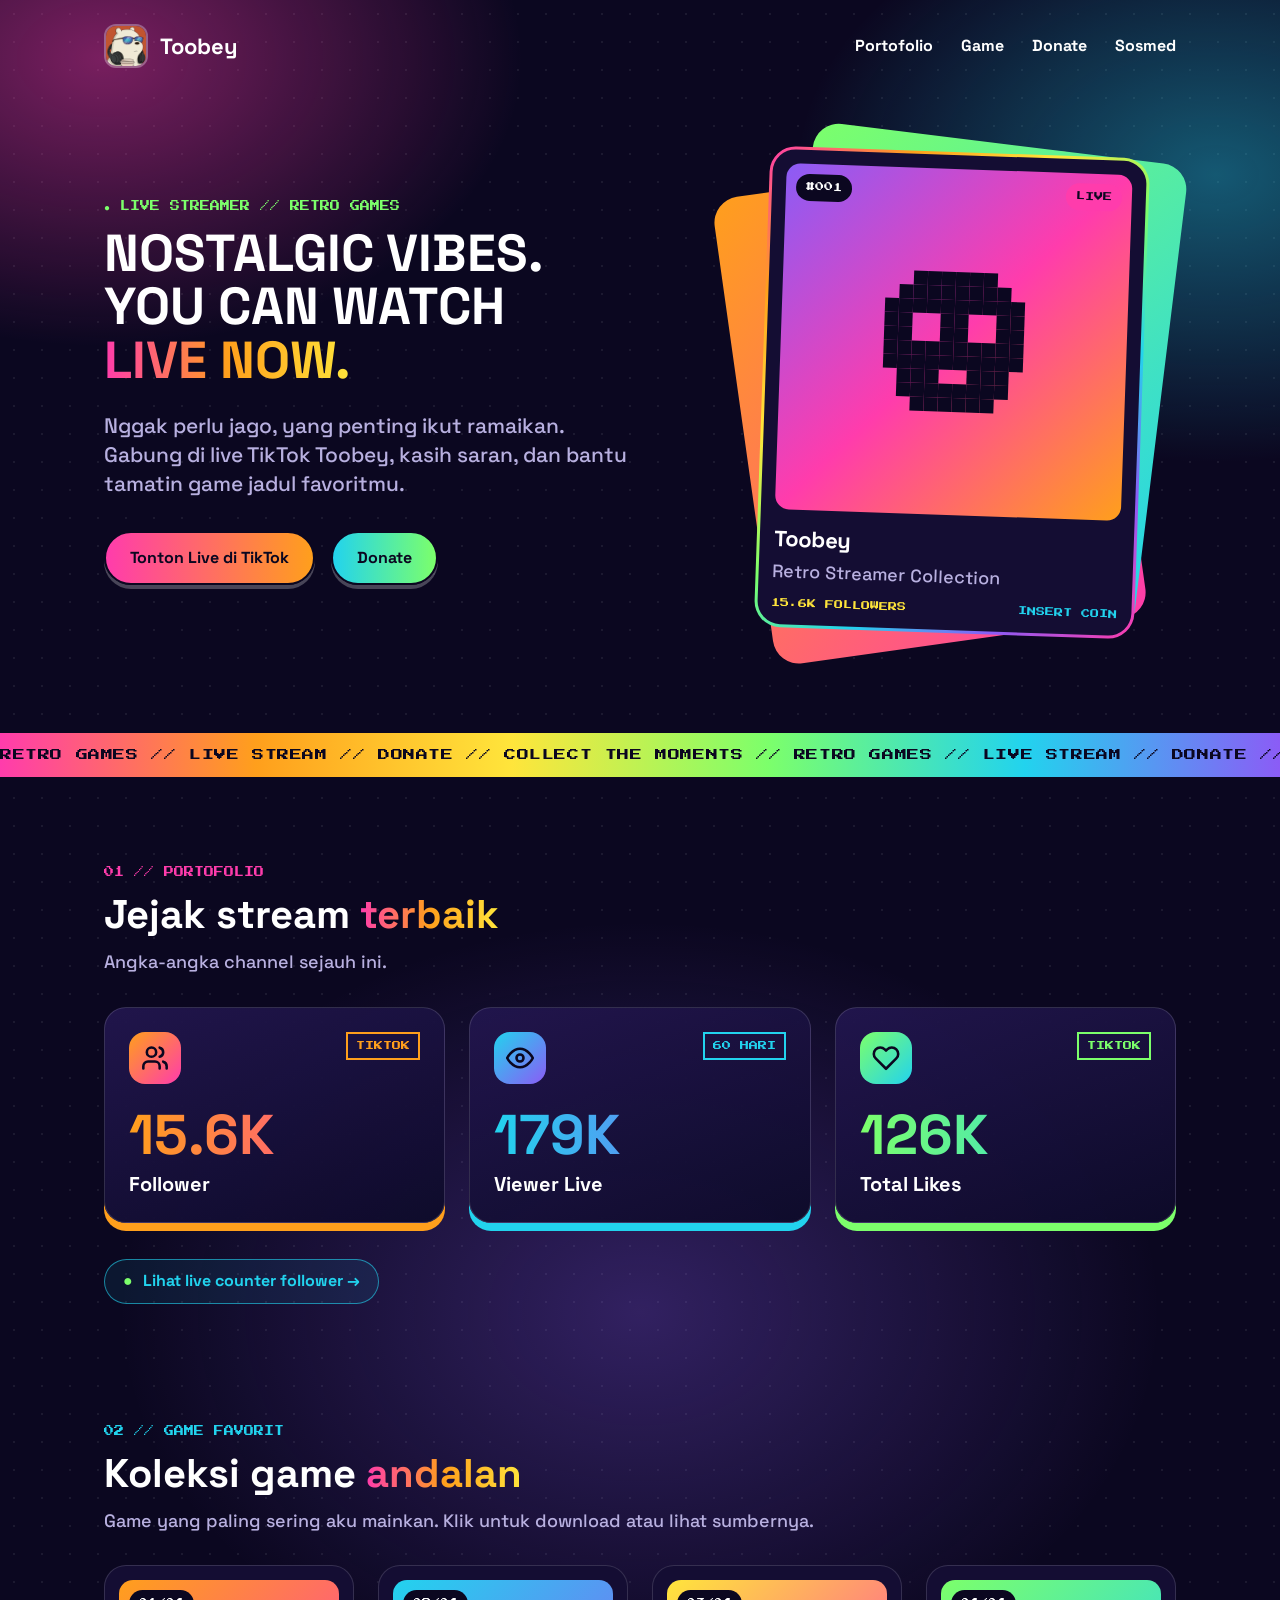
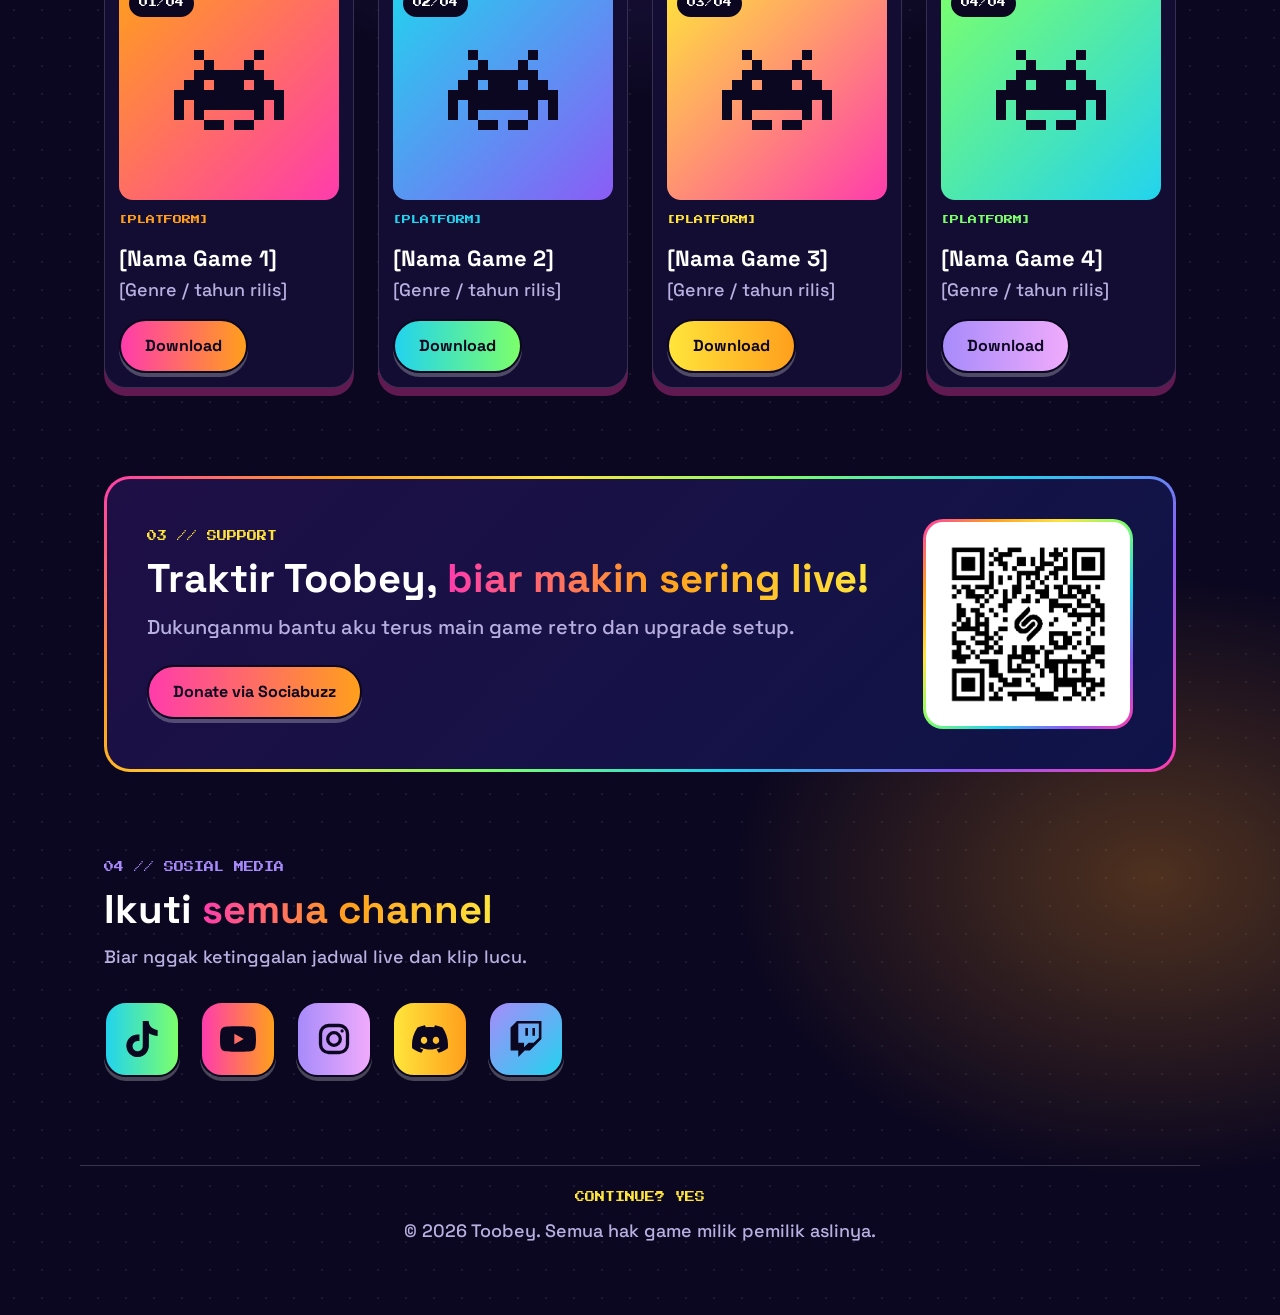
<file: index.html>
<!doctype html>
<html lang="id">
<head>
<meta charset="utf-8">
<meta name="viewport" content="width=device-width, initial-scale=1">
<title>Toobey | Retro Game Streamer</title>
<meta name="description" content="Live streamer game retro. Portofolio, game favorit, donate, dan semua link sosial media.">
<meta name="theme-color" content="#0B0720">
<link rel="icon" type="image/png" href="icon.png">

<link rel="preconnect" href="https://fonts.googleapis.com">
<link href="https://fonts.googleapis.com/css2?family=Press+Start+2P&amp;family=Space+Grotesk:wght@500;700&amp;display=swap" rel="stylesheet">
<style>
body{margin:0}
a{text-decoration:none}
.px{font-family:'Press Start 2P',monospace}
.rb{padding:3px;border-radius:26px;background:linear-gradient(135deg,#FF3CAC,#FF9F1C,#FFE53B,#7CFF6B,#22D3EE,#8B5CF6,#FF3CAC);box-sizing:border-box}
.rbi{background:#140D33;border-radius:23px;box-sizing:border-box}
.nft{background:#140D33;border:1px solid rgba(255,255,255,.14);border-radius:22px;padding:14px;box-sizing:border-box;box-shadow:0 8px 0 rgba(255,60,172,.35)}
.nft:hover{transform:translateY(-6px);box-shadow:0 14px 0 rgba(34,211,238,.45)}
.art{position:relative;border-radius:14px;aspect-ratio:1/1;overflow:hidden;display:flex;align-items:center;justify-content:center;margin-bottom:14px}
.badge{position:absolute;top:10px;left:10px;background:#0B0720;color:#fff;font-family:'Press Start 2P',monospace;font-size:9px;line-height:1.4;padding:7px 10px;border-radius:999px}
.g1{background:linear-gradient(135deg,#FF3CAC,#784BA0,#2B86C5)}
.g2{background:linear-gradient(135deg,#FF9F1C,#FF3CAC)}
.g3{background:linear-gradient(135deg,#22D3EE,#8B5CF6)}
.g4{background:linear-gradient(135deg,#7CFF6B,#22D3EE)}
.g5{background:linear-gradient(135deg,#FFE53B,#FF3CAC)}
.g6{background:linear-gradient(135deg,#8B5CF6,#FF3CAC,#FF9F1C)}
.btn{display:inline-block;padding:14px 24px;border-radius:999px;font-family:'Space Grotesk',sans-serif;font-weight:700;font-size:16px;color:#0B0720;min-height:44px;box-sizing:border-box;text-align:center;border:2px solid #0B0720;box-shadow:0 4px 0 rgba(255,255,255,.25)}
.btn:hover{transform:translateY(-2px);filter:brightness(1.1)}
.b1{background:linear-gradient(90deg,#FF3CAC,#FF9F1C)}
.b2{background:linear-gradient(90deg,#22D3EE,#7CFF6B)}
.b3{background:linear-gradient(90deg,#A78BFA,#F0ABFC)}
.b4{background:linear-gradient(90deg,#FFE53B,#FF9F1C)}
.ico{width:76px;height:76px;padding:0;border-radius:22px;display:inline-flex;align-items:center;justify-content:center}
.b5{background:linear-gradient(135deg,#A78BFA,#22D3EE)}
.stat{position:relative;overflow:hidden;border-radius:22px;padding:24px;box-sizing:border-box;background:linear-gradient(160deg,rgba(34,22,78,.95),rgba(14,11,42,.95));border:1px solid rgba(255,255,255,.14);box-shadow:0 8px 0 var(--c1)}
.stat:hover{transform:translateY(-4px)}
.sico{width:52px;height:52px;border-radius:16px;display:flex;align-items:center;justify-content:center;color:#0B0720;background:linear-gradient(135deg,var(--c1),var(--c2))}
.snum{font-size:56px;font-weight:700;line-height:1.05;margin-bottom:6px;background:linear-gradient(90deg,var(--c1),var(--c2));-webkit-background-clip:text;background-clip:text;color:transparent}
.slab{font-size:20px;font-weight:700;color:#fff}
.sbar{position:absolute;left:0;right:0;bottom:0;height:6px;background:linear-gradient(90deg,var(--c1),var(--c2))}
.cpill{display:inline-flex;align-items:center;gap:10px;min-height:44px;box-sizing:border-box;padding:10px 18px;border-radius:999px;border:1px solid rgba(34,211,238,.6);color:#22D3EE;font-weight:700;font-size:16px;background:rgba(34,211,238,.08)}
.cpill:hover{background:rgba(34,211,238,.18)}
.grid{display:grid;gap:24px;grid-template-columns:repeat(auto-fit,minmax(240px,1fr))}
.nav a{color:#fff}.nav a:hover{color:#FFE53B}
.sec{max-width:1120px;margin:0 auto;padding:88px 24px 0;box-sizing:border-box}
.kick{font-family:'Press Start 2P',monospace;font-size:10px;margin-bottom:14px}
.h2{font-family:'Space Grotesk',sans-serif;font-weight:700;font-size:40px;line-height:1.1;margin:0 0 12px;color:#fff}
.gt{background:linear-gradient(90deg,#FF3CAC,#FF9F1C,#FFE53B);-webkit-background-clip:text;background-clip:text;color:transparent}
.mut{color:#B8B0E0}
.nm{font-weight:700;font-size:22px;color:#fff;margin-bottom:4px}
.ft{display:flex;justify-content:space-between;align-items:center;gap:8px;margin-bottom:16px}
.inv{width:10px;height:10px;box-shadow:20px 0px 0 currentColor,80px 0px 0 currentColor,30px 10px 0 currentColor,70px 10px 0 currentColor,20px 20px 0 currentColor,30px 20px 0 currentColor,40px 20px 0 currentColor,50px 20px 0 currentColor,60px 20px 0 currentColor,70px 20px 0 currentColor,80px 20px 0 currentColor,10px 30px 0 currentColor,20px 30px 0 currentColor,40px 30px 0 currentColor,50px 30px 0 currentColor,60px 30px 0 currentColor,80px 30px 0 currentColor,90px 30px 0 currentColor,0px 40px 0 currentColor,10px 40px 0 currentColor,20px 40px 0 currentColor,30px 40px 0 currentColor,40px 40px 0 currentColor,50px 40px 0 currentColor,60px 40px 0 currentColor,70px 40px 0 currentColor,80px 40px 0 currentColor,90px 40px 0 currentColor,100px 40px 0 currentColor,0px 50px 0 currentColor,20px 50px 0 currentColor,30px 50px 0 currentColor,40px 50px 0 currentColor,50px 50px 0 currentColor,60px 50px 0 currentColor,70px 50px 0 currentColor,80px 50px 0 currentColor,100px 50px 0 currentColor,0px 60px 0 currentColor,20px 60px 0 currentColor,80px 60px 0 currentColor,100px 60px 0 currentColor,30px 70px 0 currentColor,40px 70px 0 currentColor,60px 70px 0 currentColor,70px 70px 0 currentColor}
.face{width:14px;height:14px;box-shadow:42px 0px 0 currentColor,56px 0px 0 currentColor,70px 0px 0 currentColor,84px 0px 0 currentColor,98px 0px 0 currentColor,112px 0px 0 currentColor,28px 14px 0 currentColor,42px 14px 0 currentColor,56px 14px 0 currentColor,70px 14px 0 currentColor,84px 14px 0 currentColor,98px 14px 0 currentColor,112px 14px 0 currentColor,126px 14px 0 currentColor,14px 28px 0 currentColor,28px 28px 0 currentColor,42px 28px 0 currentColor,56px 28px 0 currentColor,70px 28px 0 currentColor,84px 28px 0 currentColor,98px 28px 0 currentColor,112px 28px 0 currentColor,126px 28px 0 currentColor,140px 28px 0 currentColor,14px 42px 0 currentColor,28px 42px 0 currentColor,70px 42px 0 currentColor,84px 42px 0 currentColor,126px 42px 0 currentColor,140px 42px 0 currentColor,14px 56px 0 currentColor,28px 56px 0 currentColor,70px 56px 0 currentColor,84px 56px 0 currentColor,126px 56px 0 currentColor,140px 56px 0 currentColor,14px 70px 0 currentColor,28px 70px 0 currentColor,42px 70px 0 currentColor,56px 70px 0 currentColor,70px 70px 0 currentColor,84px 70px 0 currentColor,98px 70px 0 currentColor,112px 70px 0 currentColor,126px 70px 0 currentColor,140px 70px 0 currentColor,14px 84px 0 currentColor,28px 84px 0 currentColor,42px 84px 0 currentColor,56px 84px 0 currentColor,70px 84px 0 currentColor,84px 84px 0 currentColor,98px 84px 0 currentColor,112px 84px 0 currentColor,126px 84px 0 currentColor,140px 84px 0 currentColor,28px 98px 0 currentColor,42px 98px 0 currentColor,56px 98px 0 currentColor,98px 98px 0 currentColor,112px 98px 0 currentColor,126px 98px 0 currentColor,28px 112px 0 currentColor,42px 112px 0 currentColor,56px 112px 0 currentColor,70px 112px 0 currentColor,84px 112px 0 currentColor,98px 112px 0 currentColor,112px 112px 0 currentColor,126px 112px 0 currentColor,42px 126px 0 currentColor,56px 126px 0 currentColor,70px 126px 0 currentColor,84px 126px 0 currentColor,98px 126px 0 currentColor,112px 126px 0 currentColor}
.mq{display:flex;width:max-content;white-space:nowrap;animation:mq 35s linear infinite}
@keyframes mq{to{transform:translateX(-50%)}}
@media (prefers-reduced-motion:reduce){.mq{animation:none}}
.blink{animation:bl 1s steps(2) infinite}
@keyframes bl{50%{opacity:.25}}
</style>
<style>html,body{margin:0}</style>
</head>
<body>

<div style="background-image:radial-gradient(700px 480px at 8% 2%,rgba(255,60,172,.45),transparent 60%),radial-gradient(700px 480px at 95% 6%,rgba(34,211,238,.4),transparent 60%),radial-gradient(800px 600px at 50% 45%,rgba(139,92,246,.3),transparent 65%),radial-gradient(700px 500px at 90% 85%,rgba(255,159,28,.28),transparent 60%),radial-gradient(rgba(255,255,255,.07) 1px,transparent 1px);background-size:auto,auto,auto,auto,28px 28px;background-color:#0B0720;color:#fff;font-family:'Space Grotesk',sans-serif;font-weight:500;font-size:18px;line-height:1.4;min-height:100%;padding-bottom:48px;overflow:hidden">

<div class="nav" style="max-width:1120px;margin:0 auto;padding:24px;display:flex;flex-wrap:wrap;gap:16px;align-items:center;justify-content:space-between;box-sizing:border-box">
<div style="display:flex;align-items:center;gap:12px"><img src="icon.png" alt="Logo Toobey" width="40" height="40" style="width:40px;height:40px;border-radius:12px;object-fit:cover;border:2px solid rgba(255,255,255,.3)"><div style="font-weight:700;font-size:22px">Toobey</div></div>
<div style="display:flex;flex-wrap:wrap;gap:28px;font-weight:700;font-size:16px"><a href="#portofolio">Portofolio</a><a href="#game">Game</a><a href="#donate">Donate</a><a href="#sosmed">Sosmed</a></div>
</div>

<div style="max-width:1120px;margin:0 auto;padding:40px 24px 0;display:flex;flex-wrap:wrap;gap:56px;align-items:center;box-sizing:border-box">
<div style="flex:1.3 1 400px">
<div class="kick" style="color:#7CFF6B"><span class="blink">&#9679;</span> LIVE STREAMER // RETRO GAMES</div>
<h1 style="margin:0 0 24px;font-size:clamp(32px,4.6vw,52px);font-weight:700;line-height:1.02">NOSTALGIC VIBES.<br>YOU CAN WATCH<br><span class="gt">LIVE NOW.</span></h1>
<p class="mut" style="margin:0 0 32px;font-size:21px;max-width:540px">Nggak perlu jago, yang penting ikut ramaikan. Gabung di live TikTok Toobey, kasih saran, dan bantu tamatin game jadul favoritmu.</p>
<div style="display:flex;flex-wrap:wrap;gap:16px"><a class="btn b1" href="https://www.tiktok.com/@its.toobey/live" data-tt-live>Tonton Live di TikTok</a><a class="btn b2" href="#donate">Donate</a></div>
</div>
<div style="flex:1 1 320px;display:flex;justify-content:center">
<div style="position:relative;width:100%;max-width:380px;padding:20px 0">
<div class="g2" style="position:absolute;inset:40px 24px 10px -20px;border-radius:26px;transform:rotate(-8deg)"></div>
<div class="g4" style="position:absolute;inset:10px -20px 40px 24px;border-radius:26px;transform:rotate(7deg)"></div>
<div class="rb" style="position:relative;transform:rotate(2deg)"><div class="rbi" style="padding:14px">
<div class="art g6" style="margin-bottom:14px"><div class="badge">#001</div><div class="badge" style="left:auto;right:10px;background:#FF3CAC;color:#0B0720">LIVE</div><div style="width:168px;height:140px;color:#0B0720"><div class="face"></div></div></div>
<div class="nm">Toobey</div>
<div class="mut" style="margin-bottom:14px">Retro Streamer Collection</div>
<div class="ft" style="margin:0"><span class="px" style="font-size:9px;color:#FFE53B"><span data-stat="followers">[ANGKA]</span> FOLLOWERS</span><span class="px blink" style="font-size:9px;color:#22D3EE">INSERT COIN</span></div>
</div></div>
</div>
</div>
</div>

<div style="margin-top:80px;background:linear-gradient(90deg,#FF3CAC,#FF9F1C,#FFE53B,#7CFF6B,#22D3EE,#8B5CF6);padding:14px 0;overflow:hidden;color:#0B0720;font-family:'Press Start 2P',monospace;font-size:12px;letter-spacing:.05em" aria-hidden="true"><div class="mq"><span>RETRO&nbsp;GAMES&nbsp;//&nbsp;LIVE&nbsp;STREAM&nbsp;//&nbsp;DONATE&nbsp;//&nbsp;COLLECT&nbsp;THE&nbsp;MOMENTS&nbsp;//&nbsp;RETRO&nbsp;GAMES&nbsp;//&nbsp;LIVE&nbsp;STREAM&nbsp;//&nbsp;DONATE&nbsp;//&nbsp;COLLECT&nbsp;THE&nbsp;MOMENTS&nbsp;//&nbsp;RETRO&nbsp;GAMES&nbsp;//&nbsp;LIVE&nbsp;STREAM&nbsp;//&nbsp;DONATE&nbsp;//&nbsp;COLLECT&nbsp;THE&nbsp;MOMENTS&nbsp;//&nbsp;</span><span>RETRO&nbsp;GAMES&nbsp;//&nbsp;LIVE&nbsp;STREAM&nbsp;//&nbsp;DONATE&nbsp;//&nbsp;COLLECT&nbsp;THE&nbsp;MOMENTS&nbsp;//&nbsp;RETRO&nbsp;GAMES&nbsp;//&nbsp;LIVE&nbsp;STREAM&nbsp;//&nbsp;DONATE&nbsp;//&nbsp;COLLECT&nbsp;THE&nbsp;MOMENTS&nbsp;//&nbsp;RETRO&nbsp;GAMES&nbsp;//&nbsp;LIVE&nbsp;STREAM&nbsp;//&nbsp;DONATE&nbsp;//&nbsp;COLLECT&nbsp;THE&nbsp;MOMENTS&nbsp;//&nbsp;</span></div></div>

<div id="portofolio" class="sec">
<div class="kick" style="color:#FF3CAC">01 // PORTOFOLIO</div>
<h2 class="h2">Jejak stream <span class="gt">terbaik</span></h2>
<p class="mut" style="margin:0 0 32px">Angka-angka channel sejauh ini.</p>
<div class="grid" style="margin-bottom:36px">
<div class="stat" style="--c1:#FF9F1C;--c2:#FF3CAC"><div style="display:flex;justify-content:space-between;align-items:flex-start;margin-bottom:22px"><div class="sico"><svg viewBox="0 0 24 24" width="28" height="28" fill="none" stroke="currentColor" stroke-width="2.2" stroke-linecap="round" stroke-linejoin="round" aria-hidden="true"><path d="M16 21v-2a4 4 0 0 0-4-4H6a4 4 0 0 0-4 4v2"/><circle cx="9" cy="7" r="4"/><path d="M22 21v-2a4 4 0 0 0-3-3.87"/><path d="M16 3.13a4 4 0 0 1 0 7.75"/></svg></div><span class="px" style="font-size:9px;color:#FF9F1C;border:2px solid #FF9F1C;padding:6px 8px;line-height:1.4">TIKTOK</span></div><div class="snum" data-stat="followers">[ANGKA]</div><div class="slab">Follower</div></div>
<div class="stat" style="--c1:#22D3EE;--c2:#8B5CF6"><div style="display:flex;justify-content:space-between;align-items:flex-start;margin-bottom:22px"><div class="sico"><svg viewBox="0 0 24 24" width="28" height="28" fill="none" stroke="currentColor" stroke-width="2.2" stroke-linecap="round" stroke-linejoin="round" aria-hidden="true"><path d="M1 12s4-8 11-8 11 8 11 8-4 8-11 8-11-8-11-8z"/><circle cx="12" cy="12" r="3"/></svg></div><span class="px" style="font-size:9px;color:#22D3EE;border:2px solid #22D3EE;padding:6px 8px;line-height:1.4">60 HARI</span></div><div class="snum" data-stat="viewers">[ANGKA]</div><div class="slab">Viewer Live</div></div>
<div class="stat" style="--c1:#7CFF6B;--c2:#22D3EE"><div style="display:flex;justify-content:space-between;align-items:flex-start;margin-bottom:22px"><div class="sico"><svg viewBox="0 0 24 24" width="28" height="28" fill="none" stroke="currentColor" stroke-width="2.2" stroke-linecap="round" stroke-linejoin="round" aria-hidden="true"><path d="M20.84 4.61a5.5 5.5 0 0 0-7.78 0L12 5.67l-1.06-1.06a5.5 5.5 0 0 0-7.78 7.78l1.06 1.06L12 21.23l7.78-7.78 1.06-1.06a5.5 5.5 0 0 0 0-7.78z"/></svg></div><span class="px" style="font-size:9px;color:#7CFF6B;border:2px solid #7CFF6B;padding:6px 8px;line-height:1.4">TIKTOK</span></div><div class="snum" data-stat="likes">[ANGKA]</div><div class="slab">Total Likes</div></div>
</div>
<div style="margin:0 0 32px"><a class="cpill" href="https://tokcounter.com/id?user=its.toobey" target="_blank" rel="noopener" data-tt-counter><span class="blink" style="color:#7CFF6B">&#9679;</span> Lihat live counter follower &rarr;</a></div>
<div class="grid" id="clips"></div>
</div>

<div id="game" class="sec">
<div class="kick" style="color:#22D3EE">02 // GAME FAVORIT</div>
<h2 class="h2">Koleksi game <span class="gt">andalan</span></h2>
<p class="mut" style="margin:0 0 32px">Game yang paling sering aku mainkan. Klik untuk download atau lihat sumbernya.</p>
<div class="grid" style="grid-template-columns:repeat(auto-fit,minmax(250px,1fr))">
<div class="nft"><div class="art g2"><div class="badge">01/04</div><div style="width:110px;height:80px;color:#0B0720"><div class="inv"></div></div></div><div class="ft"><span class="px" style="font-size:9px;color:#FF9F1C">[PLATFORM]</span></div><div class="nm">[Nama Game 1]</div><div class="mut" style="margin-bottom:16px">[Genre / tahun rilis]</div><a class="btn b1" href="#">Download</a></div>
<div class="nft"><div class="art g3"><div class="badge">02/04</div><div style="width:110px;height:80px;color:#0B0720"><div class="inv"></div></div></div><div class="ft"><span class="px" style="font-size:9px;color:#22D3EE">[PLATFORM]</span></div><div class="nm">[Nama Game 2]</div><div class="mut" style="margin-bottom:16px">[Genre / tahun rilis]</div><a class="btn b2" href="#">Download</a></div>
<div class="nft"><div class="art g5"><div class="badge">03/04</div><div style="width:110px;height:80px;color:#0B0720"><div class="inv"></div></div></div><div class="ft"><span class="px" style="font-size:9px;color:#FFE53B">[PLATFORM]</span></div><div class="nm">[Nama Game 3]</div><div class="mut" style="margin-bottom:16px">[Genre / tahun rilis]</div><a class="btn b4" href="#">Download</a></div>
<div class="nft"><div class="art g4"><div class="badge">04/04</div><div style="width:110px;height:80px;color:#0B0720"><div class="inv"></div></div></div><div class="ft"><span class="px" style="font-size:9px;color:#7CFF6B">[PLATFORM]</span></div><div class="nm">[Nama Game 4]</div><div class="mut" style="margin-bottom:16px">[Genre / tahun rilis]</div><a class="btn b3" href="#">Download</a></div>
</div>
</div>

<div id="donate" class="sec">
<div class="rb"><div class="rbi" style="display:flex;flex-wrap:wrap;gap:36px;align-items:center;padding:40px;background:linear-gradient(135deg,#1E0F45,#0F1448)">
<div style="flex:1 1 340px">
<div class="kick" style="color:#FFE53B">03 // SUPPORT</div>
<h2 class="h2">Traktir Toobey, <span class="gt">biar makin sering live!</span></h2>
<p class="mut" style="margin:0 0 24px;font-size:20px">Dukunganmu bantu aku terus main game retro dan upgrade setup.</p>
<div style="display:flex;flex-wrap:wrap;gap:16px"><a class="btn b1" href="https://sociabuzz.com/toobey/tribe" target="_blank" rel="noopener">Donate via Sociabuzz</a></div>
</div>
<div style="flex:0 1 210px;width:210px;margin:0 auto"><div class="rb" style="border-radius:20px"><div style="aspect-ratio:1/1;background:#fff;border-radius:17px;display:flex;align-items:center;justify-content:center" class="px"><img src="qr.png" alt="QR donate Toobey via Sociabuzz" style="width:100%;height:100%;object-fit:contain;border-radius:17px;padding:10px;box-sizing:border-box"></div></div></div>
</div></div>
</div>

<div id="sosmed" class="sec">
<div class="kick" style="color:#A78BFA">04 // SOSIAL MEDIA</div>
<h2 class="h2">Ikuti <span class="gt">semua channel</span></h2>
<p class="mut" style="margin:0 0 32px">Biar nggak ketinggalan jadwal live dan klip lucu.</p>
<div style="display:flex;flex-wrap:wrap;gap:20px">
<a class="btn ico b2" href="https://www.tiktok.com/@its.toobey" data-tt target="_blank" rel="noopener" aria-label="TikTok" title="TikTok"><svg viewBox="0 0 24 24" width="36" height="36" fill="currentColor" aria-hidden="true"><path d="M12.525.02c1.31-.02 2.61-.01 3.91-.02.08 1.53.63 3.09 1.75 4.17 1.12 1.11 2.7 1.62 4.24 1.79v4.03c-1.44-.05-2.89-.35-4.2-.97-.57-.26-1.1-.59-1.62-.93-.01 2.92.01 5.84-.02 8.75-.08 1.4-.54 2.79-1.35 3.94-1.31 1.92-3.58 3.17-5.91 3.21-1.43.08-2.86-.31-4.08-1.03-2.02-1.19-3.44-3.37-3.65-5.71-.02-.5-.03-1-.01-1.49.18-1.9 1.12-3.72 2.58-4.96 1.66-1.44 3.98-2.13 6.15-1.72.02 1.48-.04 2.96-.04 4.44-.99-.32-2.15-.23-3.02.37-.63.41-1.11 1.04-1.36 1.75-.21.51-.15 1.07-.14 1.61.24 1.64 1.82 3.02 3.5 2.87 1.12-.01 2.19-.66 2.77-1.61.19-.33.4-.67.41-1.06.1-1.79.06-3.57.07-5.36.01-4.03-.01-8.05.02-12.07z"/></svg></a>
<a class="btn ico b1" href="#" target="_blank" rel="noopener" aria-label="YouTube" title="YouTube"><svg viewBox="0 0 24 24" width="36" height="36" fill="currentColor" aria-hidden="true"><path d="M23.498 6.186a3.016 3.016 0 0 0-2.122-2.136C19.505 3.545 12 3.545 12 3.545s-7.505 0-9.377.505A3.017 3.017 0 0 0 .502 6.186C0 8.07 0 12 0 12s0 3.93.502 5.814a3.016 3.016 0 0 0 2.122 2.136c1.871.505 9.376.505 9.376.505s7.505 0 9.377-.505a3.015 3.015 0 0 0 2.122-2.136C24 15.93 24 12 24 12s0-3.93-.502-5.814zM9.545 15.568V8.432L15.818 12l-6.273 3.568z"/></svg></a>
<a class="btn ico b3" href="#" target="_blank" rel="noopener" aria-label="Instagram" title="Instagram"><svg viewBox="0 0 24 24" width="36" height="36" fill="none" stroke="currentColor" stroke-width="2.2" aria-hidden="true"><rect x="3" y="3" width="18" height="18" rx="5.5"/><circle cx="12" cy="12" r="4.2"/><circle cx="17.4" cy="6.6" r="1.1" fill="currentColor" stroke="none"/></svg></a>
<a class="btn ico b4" href="#" target="_blank" rel="noopener" aria-label="Discord" title="Discord"><svg viewBox="0 0 24 24" width="36" height="36" fill="currentColor" aria-hidden="true"><path d="M20.317 4.3698a19.7913 19.7913 0 00-4.8851-1.5152.0741.0741 0 00-.0785.0371c-.211.3753-.4447.8648-.6083 1.2495-1.8447-.2762-3.68-.2762-5.4868 0-.1636-.3933-.4058-.8742-.6177-1.2495a.077.077 0 00-.0785-.037 19.7363 19.7363 0 00-4.8852 1.515.0699.0699 0 00-.0321.0277C.5334 9.0458-.319 13.5799.0992 18.0578a.0824.0824 0 00.0312.0561c2.0528 1.5076 4.0413 2.4228 5.9929 3.0294a.0777.0777 0 00.0842-.0276c.4616-.6304.8731-1.2952 1.226-1.9942a.076.076 0 00-.0416-.1057c-.6528-.2476-1.2743-.5495-1.8722-.8923a.077.077 0 01-.0076-.1277c.1258-.0943.2517-.1923.3718-.2914a.0743.0743 0 01.0776-.0105c3.9278 1.7933 8.18 1.7933 12.0614 0a.0739.0739 0 01.0785.0095c.1202.099.246.1981.3728.2924a.077.077 0 01-.0066.1276 12.2986 12.2986 0 01-1.873.8914.0766.0766 0 00-.0407.1067c.3604.698.7719 1.3628 1.225 1.9932a.076.076 0 00.0842.0286c1.961-.6067 3.9495-1.5219 6.0023-3.0294a.077.077 0 00.0313-.0552c.5004-5.177-.8382-9.6739-3.5485-13.6604a.061.061 0 00-.0312-.0286zM8.02 15.3312c-1.1825 0-2.1569-1.0857-2.1569-2.419 0-1.3332.9555-2.4189 2.157-2.4189 1.2108 0 2.1757 1.0952 2.1568 2.419 0 1.3332-.9555 2.4189-2.1569 2.4189zm7.9748 0c-1.1825 0-2.1569-1.0857-2.1569-2.419 0-1.3332.9554-2.4189 2.1569-2.4189 1.2108 0 2.1757 1.0952 2.1568 2.419 0 1.3332-.946 2.4189-2.1568 2.4189Z"/></svg></a>
<a class="btn ico b5" href="#" target="_blank" rel="noopener" aria-label="Twitch" title="Twitch"><svg viewBox="0 0 24 24" width="36" height="36" fill="currentColor" aria-hidden="true"><path d="M11.571 4.714h1.715v5.143H11.57zm4.715 0H18v5.143h-1.714zM6 0L1.714 4.286v15.428h5.143V24l4.286-4.286h3.428L22.286 12V0zm14.571 11.143l-3.428 3.428h-3.43l-3 3v-3H6.857V1.714h13.714Z"/></svg></a>
</div>
</div>

<div style="max-width:1120px;margin:88px auto 0;padding:24px;border-top:1px solid rgba(255,255,255,.18);text-align:center;box-sizing:border-box">
<div class="px blink" style="font-size:10px;color:#FFE53B;margin-bottom:14px">CONTINUE? YES</div>
<div class="mut">© 2026 Toobey. Semua hak game milik pemilik aslinya.</div>
</div>

</div>
<script>
(function(){
  function fmt(n){return Number(n).toLocaleString('id-ID');}
  fetch('stats.json',{cache:'no-store'}).then(function(r){return r.json();}).then(function(d){
    var map={followers:d.followers,viewers:d.total_viewer_live,likes:d.total_likes};
    document.querySelectorAll('[data-stat]').forEach(function(el){
      var v=map[el.getAttribute('data-stat')];
      if(v===undefined||v===null||v==='')return;var t=String(v).trim();el.textContent=/^[0-9]+$/.test(t)?fmt(t):t;
    });
    if(d.tiktok_username){
      var u=String(d.tiktok_username).replace('@','');
      var base='https://www.tiktok.com/@'+u;
      document.querySelectorAll('[data-tt]').forEach(function(a){a.href=base;});
      document.querySelectorAll('[data-tt-live]').forEach(function(a){a.href=base+'/live';});
      document.querySelectorAll('[data-tt-counter]').forEach(function(a){a.href='https://tokcounter.com/id?user='+encodeURIComponent(u);});
      document.querySelectorAll('[data-tt-handle]').forEach(function(s){s.textContent='@'+u;});
    }
    var vids=(d.video_tiktok||[]).map(function(u){var m=String(u).match(/video\/(\d+)/);return m?{url:u,id:m[1]}:null;}).filter(Boolean);
    if(vids.length){
      var box=document.getElementById('clips');
      box.innerHTML=vids.map(function(v){
        return '<div class="nft" style="padding:10px"><blockquote class="tiktok-embed" cite="'+v.url+'" data-video-id="'+v.id+'" style="max-width:605px;min-width:0;margin:0"><section></section></blockquote></div>';
      }).join('');
      var s=document.createElement('script');s.src='https://www.tiktok.com/embed.js';s.async=true;document.body.appendChild(s);
    }
  }).catch(function(){});
})();
</script>
</body>
</html>
</file>
